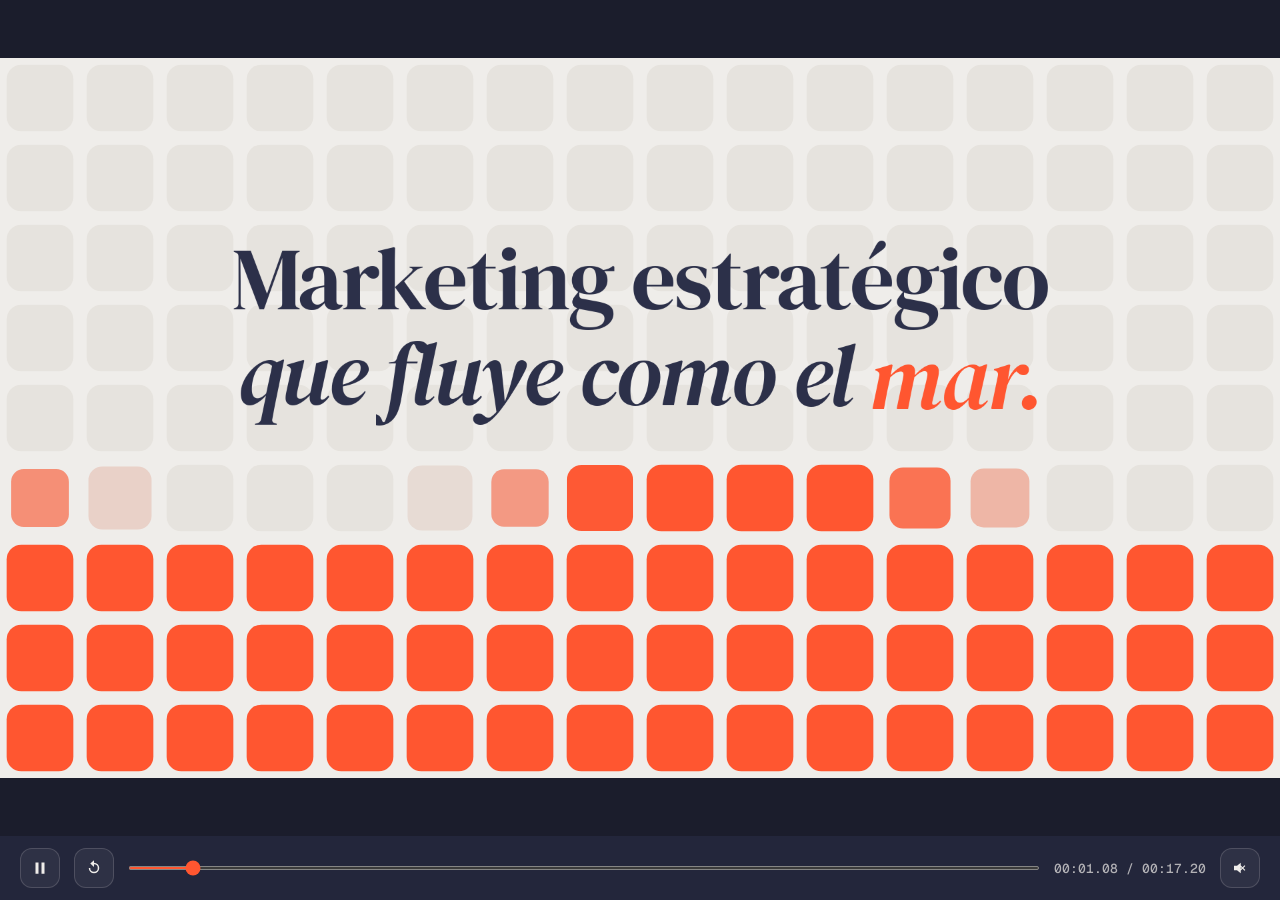
<file: reel.html>
<!doctype html>
<html lang="es">
<head>
<meta charset="utf-8">
<meta name="viewport" content="width=device-width, initial-scale=1">
<title>Mares — Reel 2026</title>
<link rel="icon" type="image/svg+xml" href="assets/favicon.svg?v=2">
<link rel="apple-touch-icon" href="apple-touch-icon.png">
<link rel="preconnect" href="https://fonts.googleapis.com">
<link rel="preconnect" href="https://fonts.gstatic.com" crossorigin>
<link href="https://fonts.googleapis.com/css2?family=DM+Serif+Display:ital@0;1&family=Geist+Mono:wght@400;500&family=Inter:wght@400;500;600;700&display=block" rel="stylesheet">
<style>
:root{--cream:#EFEDEA;--cream2:#E6E3DE;--card:#F7F6F3;--navy:#2C3049;--navy2:#23263B;--plum:#6B3F5C;--orange:#FF5630;--muted:#7D8094;--grain:url("data:image/svg+xml,%3Csvg xmlns='http://www.w3.org/2000/svg' width='180' height='180'%3E%3Cfilter id='n'%3E%3CfeTurbulence type='fractalNoise' baseFrequency='.85' numOctaves='3' stitchTiles='stitch'/%3E%3CfeColorMatrix values='0 0 0 0 1 0 0 0 0 1 0 0 0 0 1 0 0 0 .9 0'/%3E%3C/filter%3E%3Crect width='100%25' height='100%25' filter='url(%23n)'/%3E%3C/svg%3E");}*{box-sizing:border-box;margin:0;padding:0}html,body{height:100%;background:#1B1D2C;overflow:hidden}body{font-family:"Inter",system-ui,sans-serif;color:var(--navy);-webkit-font-smoothing:antialiased}#app{position:fixed;inset:0;display:flex;flex-direction:column}#viewport{position:relative;flex:1;overflow:hidden}#stage{position:absolute;left:0;top:0;width:1920px;height:1080px;overflow:hidden;background:var(--cream);transform-origin:0 0}#stage .a{position:absolute}svg.logo,svg.ola{display:block;fill:currentColor;overflow:visible}.serif{font-family:"DM Serif Display",Georgia,serif;font-weight:400;letter-spacing:-0.02em}.mono{font-family:"Geist Mono",ui-monospace,monospace}.line{white-space:nowrap}.m{display:inline-block;overflow:hidden;vertical-align:top;padding:.1em .08em .16em;margin:-.1em -.08em -.16em}.w{display:inline-block;will-change:transform}.o{color:#FF5630;font-weight:inherit}.oi{color:#FF5630;font-weight:inherit;font-style:italic}.grad{background:radial-gradient(62% 70% at 0% 0%,rgba(255,86,48,.95),rgba(255,86,48,0) 70%),radial-gradient(66% 74% at 100% 100%,rgba(255,86,48,.9),rgba(255,86,48,0) 70%),radial-gradient(70% 70% at 70% 30%,rgba(107,63,92,.55),rgba(107,63,92,0) 72%),#2C3049}.grain::after{content:"";position:absolute;inset:0;background-image:var(--grain);opacity:.2;mix-blend-mode:overlay;border-radius:inherit;pointer-events:none}.win{border-radius:26px;overflow:hidden;box-shadow:0 50px 90px -40px rgba(35,38,59,.55),0 2px 0 rgba(255,255,255,.04) inset}.win.dark{background:#23263B;color:#EFEDEA;border:1px solid rgba(239,237,234,.08)}.win.light{background:#F7F6F3;color:#2C3049;border:1px solid rgba(44,48,73,.1)}.tbar{left:0;top:0;width:100%;height:56px;display:flex;align-items:center;justify-content:center;font-size:17px;font-weight:500}.dark .tbar{background:#1E2133;color:rgba(239,237,234,.6);border-bottom:1px solid rgba(239,237,234,.06)}.light .tbar{background:#EFEDEA;color:rgba(44,48,73,.6);border-bottom:1px solid rgba(44,48,73,.08)}.dots{position:absolute;left:24px;top:21px;display:flex;gap:9px}.dots i{width:14px;height:14px;border-radius:50%;display:block}.btn{display:flex;align-items:center;justify-content:center;border-radius:999px;font-weight:600;font-size:20px;white-space:nowrap}.chip{display:flex;align-items:center;justify-content:center;border-radius:999px;font-size:17px;font-weight:500;white-space:nowrap;padding:0 18px;height:40px}#controls{flex:0 0 64px;display:flex;align-items:center;gap:14px;padding:0 20px;background:#23263B;color:#EFEDEA;font:500 14px "Inter",system-ui,sans-serif}#controls button{width:40px;height:40px;border-radius:12px;border:1px solid rgba(239,237,234,.16);background:rgba(239,237,234,.06);color:#EFEDEA;cursor:pointer;display:flex;align-items:center;justify-content:center}#controls button:hover{background:rgba(255,86,48,.25);border-color:#FF5630}#controls button:focus-visible,#scrub:focus-visible{outline:2px solid #FF5630;outline-offset:2px}#controls svg{width:18px;height:18px;fill:currentColor}#scrub{flex:1;accent-color:#FF5630;height:4px;cursor:pointer}#time{font-family:"Geist Mono",ui-monospace,monospace;font-size:13px;color:rgba(239,237,234,.7);min-width:120px;text-align:right;white-space:nowrap}@media (max-width:560px){#time{display:none}#controls{gap:10px;padding:0 12px}}#sound[aria-pressed="true"]{background:#FF5630;border-color:#FF5630}body.render #controls{display:none}body.render{background:#EFEDEA}body.embed #controls{display:none}html:has(body.embed),body.embed{background:#EFEDEA}
</style>
</head>
<body>

<svg width="0" height="0" style="position:absolute" aria-hidden="true">
  <defs>
    <filter id="mb0" x="-20%" y="-5%" width="140%" height="110%"><feGaussianBlur stdDeviation="0 0"/></filter>
    <filter id="mb1" x="-20%" y="-5%" width="140%" height="110%"><feGaussianBlur stdDeviation="0 0"/></filter>
    <filter id="mb2" x="-20%" y="-5%" width="140%" height="110%"><feGaussianBlur stdDeviation="0 0"/></filter>
  </defs>
</svg>
<div id="app">
  <div id="viewport"><div id="stage" role="img" aria-label="Reel animado de Agencia Mares: marketing estratégico, pauta, contenido y branding."></div></div>
  <div id="controls">
    <button id="play" aria-label="Reproducir"><svg viewBox="0 0 24 24"><path id="playIcon" d="M7 4.5v15l13-7.5z"/></svg></button>
    <button id="restart" aria-label="Reiniciar"><svg viewBox="0 0 24 24"><path d="M12 5V1.5L7 6l5 4.5V7a5 5 0 1 1-5 5H5a7 7 0 1 0 7-7z"/></svg></button>
    <input id="scrub" type="range" min="0" max="17.2" step="any" value="0" aria-label="Línea de tiempo">
    <span id="time">00:00.00 / 00:17.20</span>
    <button id="sound" aria-pressed="false" aria-label="Activar sonido"><svg viewBox="0 0 24 24"><path id="soundIcon" d="M4 9v6h4l5 4V5L8 9H4zm12.5 3l2.6-2.6-1.1-1.1-2.6 2.6-2.6-2.6-1.1 1.1 2.6 2.6-2.6 2.6 1.1 1.1 2.6-2.6 2.6 2.6 1.1-1.1z"/></svg></button>
  </div>
</div>
<script>
window.__boot=function(){"use strict";var e=17.2,t=/[?&]render\b/.test(location.search),o=/[?&]embed\b/.test(location.search);t&&document.body.classList.add("render"),o&&document.body.classList.add("embed");var r=document.getElementById("stage");function a(e,t,o){return t=null==t?0:t,o=null==o?1:o,Math.min(o,Math.max(t,e))}function n(e,t,o){return a((e-t)/(o-t))}function i(e,t,o){return e+(t-e)*o}function l(e){return e>=1?1:1-Math.pow(2,-10*e)}function s(e){return e<.5?4*e*e*e:1-Math.pow(-2*e+2,3)/2}function c(e){return e*e*e}function d(e){var t=1.70158;return 1+2.70158*Math.pow(e-1,3)+t*Math.pow(e-1,2)}function f(e){return[parseInt(e.substr(1,2),16),parseInt(e.substr(3,2),16),parseInt(e.substr(5,2),16)]}function u(e,t,o){var r=f(e),a=f(t);return"rgb("+Math.round(i(r[0],a[0],o))+","+Math.round(i(r[1],a[1],o))+","+Math.round(i(r[2],a[2],o))+")"}function p(e,t,o,a,n){var i=document.createElement(n||"div");if(i.className="a"+(t?" "+t:""),o)for(var l in o)i.style[l]=o[l];return null!=a&&(i.innerHTML=a),(e||r).appendChild(i),i}function x(e){return e+"px"}function g(e,t,o,r,a,n,i,l){return(i=i||{}).left=x(t),i.top=x(o),null!=r&&(i.width=x(r)),null!=a&&(i.height=x(a)),p(e,n,i,l)}function m(e,t,o){e.style.transform=t,null!=o&&(e.style.opacity=o)}function v(e,t){e.style.visibility=t?"visible":"hidden"}var h='<svg class="logo" viewBox="0 0 1044 636"><use href="#mares-palabra" width="1044" height="636"/></svg>',y='<svg class="ola" viewBox="0 0 1052 289"><use href="#mares-ola" width="1052" height="289"/></svg>';function b(e,t,o,r,a,n){(a=a||{}).left=x(o),a.top=x(r);var i=p(e,"line "+(n||""),a),l=[],s=t.split(/ (?![^<>]*>)/);return s.forEach(function(e,t){var o=document.createElement("span");o.className="m";var r=document.createElement("span");r.className="w",r.innerHTML=e,o.appendChild(r),i.appendChild(o),t<s.length-1&&i.appendChild(document.createTextNode(" ")),l.push(r)}),{wrap:i,items:l}}function w(e,t,o,r,a,i,s,d){r=null==r?.085:r,a=a||.55,s=null==s?.03:s,d=d||.32;for(var f=0;f<e.items.length;f++){var u=o+f*r,p=110*(1-l(n(t,u,u+a)));if(null!=i){var x=i+f*s;p-=110*c(n(t,x,x+d))}e.items[f].style.transform="translateY("+p.toFixed(2)+"%)"}}for(var S="#EFEDEA",A="#E6E3DE",E="#F7F6F3",F="#2C3049",k="#23263B",M="#6B3F5C",T="#FF5630",z="#7D8094",R=g(r,40,1028,600,24,"mono",{fontSize:"16px",letterSpacing:".14em",color:z},"AGENCIA MARES — REEL 2026"),C=g(r,1480,1028,400,24,"mono",{fontSize:"16px",letterSpacing:".08em",color:z,textAlign:"right"},""),I=g(r,1480,46,400,24,"mono",{fontSize:"16px",letterSpacing:".14em",color:z,textAlign:"right"},"MARKETING ESTRATÉGICO"),L=g(r,0,0,1920,1080),V=[],q=0;q<9;q++)for(var D=0;D<16;D++)V.push({c:D,r:q,e:g(L,120*D+10,120*q+10,100,100,"",{borderRadius:"22px",background:A})});var B=b(r,"Marketing estratégico",0,262,{width:"1920px",textAlign:"center",fontSize:"132px",lineHeight:"1.05",color:F},"serif"),H=b(r,'que fluye como el <b class="o">mar.</b>',0,404,{width:"1920px",textAlign:"center",fontSize:"132px",lineHeight:"1.05",color:F,fontStyle:"italic"},"serif"),P=g(r,910,490,100,100,"",{borderRadius:"22px",background:T,overflow:"hidden"}),O=p(P,"grad grain",{inset:"0",borderRadius:"inherit"}),N=p(P,"",{left:"14%",width:"72%",top:"50%",color:S});N.innerHTML=h;var W=p(P,"mono",{left:"7%",bottom:"5.5%",fontSize:"0.9em",letterSpacing:".14em",color:"rgba(239,237,234,.75)",whiteSpace:"nowrap"},"MAR — ES · 2026"),G=b(r,"Hola, somos",930,300,{fontSize:"36px",color:z,fontWeight:"500"}),_=b(r,"Mares.",922,352,{fontSize:"190px",lineHeight:"1",color:F},"serif"),U=b(r,"Marketing estratégico para marcas que quieren fluir, adaptarse y conectar.",930,610,{fontSize:"40px",lineHeight:"1.3",color:F,whiteSpace:"normal",width:"800px",fontWeight:"500",letterSpacing:"-0.01em"});function j(e,t){var o=g(r,160,140,1600,880,"win "+e),a=p(o,"tbar",null,t);p(a,"dots",null,"<i style='background:#FF5F57'></i><i style='background:#FEBC2E'></i><i style='background:#28C840'></i>");return o}var Y=j("dark","Mares Ads — Administrador de campañas"),X=g(Y,0,56,220,824,"",{background:"#1E2133",borderRight:"1px solid rgba(239,237,234,.06)"});["Resumen","Campañas","Públicos","Creativos","Informes"].forEach(function(e,t){g(X,0,28+58*t,220,46,"",{display:"flex",alignItems:"center",paddingLeft:"32px",fontSize:"19px",fontWeight:1===t?"600":"500",color:1===t?S:"rgba(239,237,234,.5)",background:1===t?"rgba(255,86,48,.12)":"none",borderLeft:1===t?"4px solid #FF5630":"4px solid transparent"},e)}),g(Y,260,80,600,22,"mono",{fontSize:"15px",letterSpacing:".16em",color:"rgba(239,237,234,.5)"},"CAMPAÑA"),g(Y,260,104,900,60,"serif",{fontSize:"46px",color:S,whiteSpace:"nowrap"},"Lanzamiento de temporada"),g(Y,850,116,140,38,"chip",{background:"rgba(239,237,234,.08)",color:"rgba(239,237,234,.8)",fontSize:"16px",height:"38px"},"<span style='width:9px;height:9px;border-radius:50%;background:#FF5630;display:inline-block;margin-right:9px'></span>Activa");var K=g(Y,1340,90,200,58,"btn",{background:T,color:"#fff"},"Publicar"),Q=g(Y,260,190,380,470,"",{border:"2px dashed rgba(239,237,234,.22)",borderRadius:"26px",display:"flex",alignItems:"center",justifyContent:"center",fontSize:"18px",color:"rgba(239,237,234,.45)"},"Suelta tu creativo aquí");g(Y,260,690,380,22,"mono",{fontSize:"14px",letterSpacing:".16em",color:"rgba(239,237,234,.5)"},"UBICACIONES");var Z=["Feed","Reels","Historias"].map(function(e,t){return g(Y,260+[0,96,198][t],724,null,null,"chip",{background:"rgba(239,237,234,.08)",color:S},e)}),J=[["Alcance",128.4,function(e){return e.toFixed(1)+"K"},"▲ 24%"],["Clics",4912,function(e){return Math.round(e).toLocaleString("es-CO")},"▲ 18%"],["CTR",3.8,function(e){return e.toFixed(1)+"%"},"▲ 0.6 pts"],["ROAS",4.6,function(e){return e.toFixed(1)+"x"},"▲ 1.2x"]],$=J.map(function(e,t){var o=g(Y,680+222*t,190,206,150,"",{background:"#2C3049",borderRadius:"18px"});return g(o,22,20,170,22,"",{fontSize:"16px",color:"rgba(239,237,234,.6)"},e[0]),{b:o,v:g(o,22,52,180,50,"mono",{fontSize:"40px",color:S,fontWeight:"500"},"0"),d:g(o,22,108,180,22,"",{fontSize:"15px",color:T,fontWeight:"600"},e[3])}}),ee=g(Y,680,360,880,300,"",{background:"#2C3049",borderRadius:"18px"});g(ee,26,22,500,24,"",{fontSize:"17px",color:"rgba(239,237,234,.65)"},"Rendimiento · últimos 14 días");var te=[58,70,66,88,82,104,100,122,134,128,154,170,186,212].map(function(e,t){return g(ee,40+59*t,64,38,212,"",{borderRadius:"8px 8px 4px 4px",background:t>=10?T:"rgba(239,237,234,.2)",transformOrigin:"50% 100%",top:x(276-e),height:x(e)})}),oe=g(Y,680,680,880,150,"",{background:"#2C3049",borderRadius:"18px"});g(oe,26,22,500,24,"",{fontSize:"17px",color:"rgba(239,237,234,.65)"},"Público");var re=["25–44 años","Gastronomía","Café de especialidad","Radio 10 km"].map(function(e,t){return g(oe,26+[0,150,320,560][t],70,null,null,"chip",{background:"rgba(255,86,48,.14)",color:S,border:"1px solid rgba(255,86,48,.35)"},e)}),ae=j("light","Calendario de contenido — Mares");g(ae,40,80,600,22,"mono",{fontSize:"15px",letterSpacing:".16em",color:z},"CALENDARIO DE CONTENIDO"),g(ae,40,104,700,60,"serif",{fontSize:"46px",color:F},"Octubre 2026");var ne=g(ae,770,90,240,58,"btn",{background:T,color:"#fff"},"Programar");["L","M","M","J","V","S","D"].forEach(function(e,t){g(ae,40+140*t,176,130,20,"mono",{fontSize:"14px",color:z,paddingLeft:"14px"},e)});for(var ie={2:["Reel",T],3:["Carrusel",F],6:["Historia",M],8:["Reel",T],10:["Carrusel",F],13:["Live",M],15:["Reel",T],17:["Historia",M],20:["Carrusel",F],22:["Reel",T],24:["Historia",M],27:["Reel",T],29:["Carrusel",F]},le=[],se=0;se<35;se++){var ce=se-1,de=40+se%7*140,fe=206+122*Math.floor(se/7),ue=g(ae,de,fe,130,112,"",{background:ce>=1&&ce<=31?S:"transparent",borderRadius:"14px"});ce>=1&&ce<=31&&(g(ue,14,10,60,20,"mono",{fontSize:"15px",color:z},String(ce)),ie[ce]&&le.push(g(ue,10,60,110,38,"",{background:ie[ce][1],color:"#fff",borderRadius:"10px",fontSize:"16px",fontWeight:"600",display:"flex",alignItems:"center",justifyContent:"center"},ie[ce][0])))}var pe=g(ae,1070,92,490,756,"",{border:"10px solid #2C3049",borderRadius:"52px",background:"#fff",overflow:"hidden"});g(pe,26,34,70,70,"",{borderRadius:"50%",background:T,color:S,display:"flex",alignItems:"center",justifyContent:"center"},"<div style='width:46px'>"+y+"</div>");g(pe,112,40,300,30,"",{fontSize:"23px",fontWeight:"600",color:F},"Mares"),g(pe,112,72,320,24,"",{fontSize:"16px",color:z},"Fluir, adaptarse y conectar."),g(pe,26,126,418,1,"",{background:"rgba(44,48,73,.1)"});var xe=154,ge=[["grad","<div class='serif' style='position:absolute;left:16px;bottom:10px;font-size:46px;color:#EFEDEA'>Mar</div>"],[T,"<div style='position:absolute;left:24px;right:24px;top:52px;color:#EFEDEA'>"+y+"</div>"],[A,"<div class='serif' style='position:absolute;left:14px;top:46px;font-size:44px;font-style:italic;color:#2C3049'>fluye</div>"],[F,"<div style='position:absolute;left:24px;right:24px;top:52px;color:#FF5630'>"+y+"</div>"],["grad","<div style='position:absolute;left:30px;right:30px;top:40px;color:#EFEDEA'>"+h+"</div>"],[A,"<div class='serif' style='position:absolute;left:14px;top:44px;font-size:52px;color:#2C3049'>360°</div>"],[T,"<div class='serif' style='position:absolute;left:16px;bottom:8px;font-size:60px;color:#2C3049'>es</div>"],[F,"<div class='mono' style='position:absolute;left:14px;top:14px;font-size:14px;letter-spacing:.14em;color:#EFEDEA'>REEL ▶</div>"],[M,"<div style='position:absolute;left:24px;right:24px;top:52px;color:#EFEDEA'>"+y+"</div>"]].map(function(e,t){return g(pe,t%3*158+0,142+158*Math.floor(t/3),xe,xe,"grad"===e[0]?"grad grain":"",{background:"grad"===e[0]?"":e[0],overflow:"hidden"},e[1])}),me=g(ae,330,810,420,52,"btn",{background:F,color:S,fontSize:"18px",fontWeight:"500"},"✓ 13 publicaciones programadas"),ve=j("light","Manual de marca — Mares 2026");g(ve,40,80,600,22,"mono",{fontSize:"15px",letterSpacing:".16em",color:z},"IDENTIDAD VISUAL"),g(ve,40,104,700,60,"serif",{fontSize:"46px",color:F},"Manual de marca");var he=g(ve,1320,90,240,58,"btn",{background:T,color:"#fff"},"Exportar"),ye=g(ve,40,176,960,370,"",{background:S,borderRadius:"22px",overflow:"hidden"}),be=g(ye,220,30,0,317,"",{overflow:"hidden"}),we=(g(be,0,0,520,317,"",{color:F},h),g(ye,220,24,3,330,"",{background:T,borderRadius:"2px"})),Se=[["Crema",S,"#EFEDEA",F],["Azul profundo",F,"#2C3049",S],["Naranja",T,"#FF5630","#fff"]].map(function(e,t){var o=g(ve,40+328*t,570,304,262,"",{background:e[1],borderRadius:"22px",border:0===t?"1px solid rgba(44,48,73,.14)":"none",color:e[3],transformOrigin:"50% 80%"});return g(o,24,174,260,26,"",{fontSize:"20px",fontWeight:"600"},e[0]),g(o,24,206,260,24,"mono",{fontSize:"17px",opacity:".8"},e[2]),o}),Ae=g(ve,1040,176,520,320,"",{background:S,borderRadius:"22px",overflow:"hidden"});g(Ae,28,24,300,20,"mono",{fontSize:"14px",letterSpacing:".16em",color:z},"TIPOGRAFÍAS");var Ee=g(Ae,28,56,240,150,"serif",{fontSize:"140px",lineHeight:"1",color:F},"Aa"),Fe=g(Ae,280,62,240,150,"",{fontSize:"124px",lineHeight:"1",fontWeight:"600",letterSpacing:"-0.04em",color:T},"Aa");g(Ae,28,234,240,26,"",{fontSize:"19px",fontWeight:"600"},"DM Serif Display"),g(Ae,280,234,240,26,"",{fontSize:"19px",fontWeight:"600"},"TT Interphases"),g(Ae,28,264,240,22,"",{fontSize:"15px",color:z},"Títulos"),g(Ae,280,264,240,22,"",{fontSize:"15px",color:z},"Textos");var ke=g(ve,1040,516,520,316,"",{background:F,borderRadius:"22px",color:S});g(ke,30,28,400,20,"mono",{fontSize:"14px",letterSpacing:".16em",color:"rgba(239,237,234,.55)"},"PERSONALIDAD");var Me="Mares es ese amigo que te acompaña, te escucha y te inspira.",Te=g(ke,30,70,460,230,"serif",{fontSize:"38px",lineHeight:"1.24",letterSpacing:"-0.01em"}),ze=document.createElement("span"),Re=document.createElement("span");Re.style.color="transparent",Te.appendChild(ze),Te.appendChild(Re),r.appendChild(P);var Ce=g(r,0,0,1920,1080),Ie=b(Ce,"Marcas que ya navegan con nosotros",0,104,{width:"1920px",textAlign:"center",fontSize:"72px",color:F},"serif"),Le=[5,2,9,0,7,4,11,1,6,10,3,8],Ve=[["name","Veredal",A,F],["ola","",T,S],["name","Cosku",A,F],["name","Beat",F,S],["name","Lucía Bakery",A,F],["logo","","grad",S],["name","Coffee Party",T,S],["mono","MARKETING 360°",A,z],["name","Fuds",F,S],["name","Proyectados",A,F],["ola","",A,F],["name","Tu marca aquí",T,F]].map(function(e,t){var o=164+404*(t%4),r=258+244*Math.floor(t/4),a="";return"name"===e[0]&&(a="<div class='serif' style='position:absolute;inset:0;display:flex;align-items:center;justify-content:center;font-size:58px;font-style:italic;color:"+e[3]+"'>"+e[1]+"</div>"),"mono"===e[0]&&(a="<div class='mono' style='position:absolute;inset:0;display:flex;align-items:center;justify-content:center;font-size:24px;letter-spacing:.2em;color:"+e[3]+"'>"+e[1]+"</div>"),"ola"===e[0]&&(a="<div style='position:absolute;left:90px;right:90px;top:70px;color:"+e[3]+"'>"+y+"</div>"),"logo"===e[0]&&(a="<div style='position:absolute;left:110px;right:110px;top:36px;color:"+e[3]+"'>"+h+"</div>"),{e:g(Ce,o,r,380,220,"grad"===e[2]?"grad grain":"",{background:"grad"===e[2]?"":e[2],borderRadius:"26px",overflow:"hidden"},a),cx:o+190,cy:r+110,ord:Le[t]}}),qe=b(r,'Lo que hacemos, <b class="oi">se</b> <b class="oi">nota.</b>',160,120,{fontSize:"104px",color:F},"serif"),De=[],Be=g(r,160,350,520,600,"grad grain",{borderRadius:"34px",overflow:"hidden",color:S}),He=[0,1,2].map(function(e){var t=g(Be,28+158*e,28,150,5,"",{background:"rgba(239,237,234,.3)",borderRadius:"3px",overflow:"hidden"});return g(t,0,0,150,5,"",{background:S,transformOrigin:"0 50%"})});g(Be,28,56,48,48,"",{borderRadius:"14px",background:T,display:"flex",alignItems:"center",justifyContent:"center"},"<div style='width:34px'>"+y+"</div>"),g(Be,88,58,300,22,"",{fontSize:"18px",fontWeight:"600"},"Mares"),g(Be,88,80,300,20,"",{fontSize:"15px",opacity:".7"},"Historia visual");var Pe=["Historias","que se","quedan."].map(function(e,t){return g(Be,30,296+76*t,460,80,"serif",{fontSize:"78px",lineHeight:"1",fontStyle:2===t?"italic":"normal"},e)});g(Be,30,552,400,20,"mono",{fontSize:"14px",letterSpacing:".16em",opacity:".7"},"01 — CONTENIDO"),De.push(Be);var Oe=g(r,700,350,520,600,"",{borderRadius:"34px",background:E,border:"1px solid rgba(44,48,73,.1)",overflow:"hidden"});g(Oe,30,34,400,20,"mono",{fontSize:"14px",letterSpacing:".16em",color:z},"02 — ESTRATEGIA"),g(Oe,30,62,460,50,"serif",{fontSize:"44px",color:F},"Flujo de trabajo");var Ne=["Diagnóstico de marca","Plan a la medida","Ejecución y contenido","Medición y ajuste"].map(function(e,t){var o=150+104*t;t<3&&g(Oe,63,o+72,2,32,"",{background:"rgba(44,48,73,.15)"});var r=g(Oe,30,o,460,72,"",{borderRadius:"18px",background:"#fff",border:"2px solid rgba(44,48,73,.1)"}),a=g(r,18,18,32,32,"",{borderRadius:"50%",border:"2px solid rgba(44,48,73,.2)",display:"flex",alignItems:"center",justifyContent:"center",color:"#fff",fontSize:"17px",fontWeight:"700"},"");g(r,66,20,300,30,"",{fontSize:"21px",fontWeight:"600",color:F},e);g(r,380,24,60,24,"mono",{fontSize:"15px",color:z,textAlign:"right"},"0"+(t+1));return{b:r,dot:a}});De.push(Oe);var We=g(r,1240,350,520,600,"",{borderRadius:"34px",background:F,overflow:"hidden",color:S});g(We,30,34,400,20,"mono",{fontSize:"14px",letterSpacing:".16em",color:"rgba(239,237,234,.55)"},"03 — PAUTA"),g(We,30,62,460,50,"serif",{fontSize:"44px"},"Cómo escalamos");var Ge=g(We,30,134,460,300,"",{background:k,borderRadius:"20px",overflow:"hidden"});Ge.innerHTML='<svg class="a" style="left:0;top:0" width="460" height="300" viewBox="0 0 460 300"><defs><linearGradient id="ar" x1="0" y1="0" x2="0" y2="1"><stop offset="0" stop-color="#FF5630" stop-opacity=".45"/><stop offset="1" stop-color="#FF5630" stop-opacity="0"/></linearGradient></defs><g stroke="rgba(239,237,234,.08)" stroke-width="1"><line x1="0" y1="75" x2="460" y2="75"/><line x1="0" y1="150" x2="460" y2="150"/><line x1="0" y1="225" x2="460" y2="225"/></g><path id="vArea" d="M0 262 C60 250 90 236 140 222 S230 200 270 160 S360 96 460 40 L460 300 L0 300Z" fill="url(#ar)" opacity="0"/><path id="vLine" d="M0 262 C60 250 90 236 140 222 S230 200 270 160 S360 96 460 40" fill="none" stroke="#FF5630" stroke-width="5" stroke-linecap="round" pathLength="1" stroke-dasharray="1" stroke-dashoffset="1"/><circle id="vDot" r="9" fill="#FF5630" stroke="#EFEDEA" stroke-width="3" cx="0" cy="262" opacity="0"/></svg>';var _e=Ge.querySelector("#vArea"),Ue=Ge.querySelector("#vLine"),je=Ge.querySelector("#vDot"),Ye=(g(We,30,462,56,56,"",{borderRadius:"50%",background:T,display:"flex",alignItems:"center",justifyContent:"center"},"<svg viewBox='0 0 24 24' width='22' height='22' fill='#fff'><path d='M7 4.5v15l13-7.5z'/></svg>"),g(We,104,486,386,6,"",{background:"rgba(239,237,234,.2)",borderRadius:"3px",overflow:"hidden"})),Xe=g(Ye,0,0,386,6,"",{background:T,transformOrigin:"0 50%"}),Ke=g(We,104,504,386,22,"mono",{fontSize:"15px",color:"rgba(239,237,234,.6)"},"");g(We,30,552,460,22,"",{fontSize:"17px",color:"rgba(239,237,234,.75)"},"Tutorial · Pauta que se escala con datos"),De.push(We);var Qe=[0,1,2].map(function(e){return document.querySelector("#mb"+e+" feGaussianBlur")});De.forEach(function(e,t){e.style.filter="url(#mb"+t+")"});var Ze=g(r,770,512,380,240,"",{overflow:"hidden"}),Je=g(Ze,0,0,380,233,"",{color:F},h),$e=g(r,0,790,1920,40,"",{textAlign:"center",fontSize:"28px",color:z,fontWeight:"500"},"Marketing estratégico · fluir, adaptarse y conectar"),et=g(r,40,40,56,56,"",{borderRadius:"14px",background:T,color:S,overflow:"hidden"}),tt=p(et,"",{left:"12%",width:"76%",top:"50%"});tt.innerHTML=y;var ot=g(r,0,0,80,80,"",{borderRadius:"50%",border:"3px solid #FF5630",opacity:"0"}),rt=g(r,0,0,36,42,"",{transformOrigin:"4px 4px"});rt.innerHTML='<svg width="36" height="42" viewBox="0 0 26 30" style="overflow:visible;filter:drop-shadow(0 3px 4px rgba(35,38,59,.35))"><path d="M3 3 L3 23.5 L8 18.8 L11.6 26.8 L15.2 25.2 L11.7 17.4 L18.4 17.4 Z" fill="#FF5630" stroke="#fff" stroke-width="2" stroke-linejoin="round" paint-order="stroke"/></svg><div style="position:absolute;left:24px;top:34px;padding:7px 16px 8px;border-radius:6px 16px 16px 16px;background:#FF5630;border:2px solid #fff;color:#fff;font:600 20px Inter,system-ui,sans-serif;white-space:nowrap;box-shadow:0 4px 10px -4px rgba(35,38,59,.4)">Agencia Mares</div>';function at(e){return 1900*(1-l(n(e,4,4.62)))-1980*s(n(e,6.3,6.64))}var nt={x:420,y:330},it=300,lt=230,st=500,ct=620,dt=560,ft=560,ut=dt-it,pt=ft-lt,xt=.76,gt={x:nt.x+ut*xt,y:nt.y+pt*xt},mt=[[3.55,1320,990],[3.85,dt,ft],[3.95,dt,ft],[4.55,gt.x,gt.y],[4.7,gt.x,gt.y],[5.95,1600,259],[6.3,1600,259],[6.95,1120,660],[7.95,1050,259],[8.3,1050,259],[8.95,760,560],[9.85,1600,259],[10.1,1600,259],[10.45,1640,700]];function vt(e){if(e<=mt[0][0])return{x:mt[0][1],y:mt[0][2]};for(var t=1;t<mt.length;t++)if(e<=mt[t][0]){var o=mt[t-1],r=mt[t],a=s(n(e,o[0],r[0]));return{x:i(o[1],r[1],a),y:i(o[2],r[2],a)}}var l=mt[mt.length-1];return{x:l[1],y:l[2]}}var ht=[[3.85,4.58],[6.1,6.22],[8.1,8.22],[9.95,10.07]],yt=[3.85,4.58,6.1,8.1,9.95];function bt(e){var t=0;return ht.forEach(function(o){var r=n(e,o[0],o[0]+.06)*(1-n(e,o[1],o[1]+.08));t=Math.max(t,r)}),t}function wt(e){var t=Math.floor(e),o=Math.floor(100*(e-t)+1e-6);return"00:"+(t<10?"0":"")+t+"."+(o<10?"0":"")+o}function St(t){t=a(t,0,e),C.textContent=wt(t)+" / 00:17.20";var o=t>=10.2&&t<12.08,r=(1-n(t,10.15,10.3)+n(t,11.95,12.15))*n(t,2.6,2.95);R.style.opacity=C.style.opacity=I.style.opacity=a(r);var f=t<2.95;if(v(L,f),f)for(var p=3.4*l(n(t,.1,2)),g=0;g<V.length;g++){var h=V[g],y=8-h.r,b=.012*(h.c+h.r),E=l(n(t,b,b+.5)),k=a(1.6*(p+.55*Math.sin(.55*h.c-3*t)-y)),M=Math.hypot(h.c-7.5,h.r-4)/8.6,z=c(n(t,2.28+.22*M,2.52+.22*M)),q=E*(1-.14*Math.sin(Math.PI*k))*(1-z);h.e.style.background=u(A,T,k),h.e.style.transform="scale("+q.toFixed(4)+")"}v(B.wrap,t<2.6),v(H.wrap,t<2.6),w(B,t,.25,.085,.55,2,.03,.3),w(H,t,.5,.085,.55,2.06,.03,.3);var D=t>=2.28&&t<6.66;if(v(P,D),D){var j,X,ee,oe,ie,se=d(n(t,2.28,2.48)),ce=l(n(t,2.45,3.15));if(t<3.95)j=i(910,it,ce),X=i(490,lt,ce),ee=i(100,st,ce),oe=i(100,ct,ce),ie=i(22,36,ce);else{var de=vt(Math.min(t,4.58)),fe=s(n(t,3.95,4.55)),ue=i(1,xt,fe);ee=st*ue,oe=ct*ue,j=de.x-ut*ue,X=de.y-pt*ue,ie=i(36,26,fe),t>=4.58&&(j=nt.x+at(t),X=nt.y)}P.style.left=x(j),P.style.top=x(X),P.style.width=x(ee),P.style.height=x(oe),P.style.borderRadius=x(ie),P.style.fontSize=x(18*ee/500);var pe=t>=3.85&&t<4.58?1:0;P.style.boxShadow=pe?"0 40px 60px -30px rgba(35,38,59,.6)":"none",P.style.transform="scale("+(se*(1+.03*n(t,3.85,3.95)*(1-n(t,4.5,4.58)))).toFixed(4)+") rotate("+(-2*n(t,3.9,4.1)*(1-n(t,4.4,4.58))).toFixed(3)+"deg)",O.style.opacity=n(t,2.5,2.95),N.style.opacity=n(t,2.75,3.1),N.style.transform="translateY(-50%) scale("+i(.9,1,l(n(t,2.75,3.3)))+")",W.style.opacity=n(t,2.95,3.3)}var xe=c(n(t,3.95,4.25));[G,_,U].forEach(function(e){v(e.wrap,t>=2.7&&t<4.3),e.wrap.style.opacity=1-xe,e.wrap.style.transform="translateX("+-60*xe+"px)"}),w(G,t,2.85,.085,.55),w(_,t,3,.085,.6),w(U,t,3.15,.03,.55);var ye=at(t);v(Y,t>=4&&t<6.66),Y.style.transform="translateX("+ye.toFixed(1)+"px)",Q.style.opacity=1-n(t,4.5,4.62),Z.forEach(function(e,o){var r=l(n(t,4.7+.07*o,5.2+.07*o));m(e,"translateY("+16*(1-r)+"px)",r)}),$.forEach(function(e,o){var r=l(n(t,4.8+.1*o,5.9+.1*o));e.v.textContent=J[o][2](J[o][1]*r),e.d.style.opacity=n(t,5.4+.1*o,5.7+.1*o)}),te.forEach(function(e,o){var r=l(n(t,4.95+.05*o,5.6+.05*o));e.style.transform="scaleY("+r.toFixed(4)+")"}),re.forEach(function(e,o){var r=l(n(t,5.3+.08*o,5.8+.08*o));m(e,"translateY("+16*(1-r)+"px)",r)});var Ae=t>=6.12;K.textContent=Ae?"Publicado ✓":"Publicar",K.style.background=Ae?S:T,K.style.color=Ae?F:"#fff",K.style.transform="scale("+(1-.06*bt(t)*(t>6&&t<6.3?1:0))+")";var ke=function(e){return 1900*(1-l(n(e,6.42,6.95)))-1980*s(n(e,8.3,8.64))}(t);v(ae,t>=6.42&&t<8.66),ae.style.transform="translateX("+ke.toFixed(1)+"px)",le.forEach(function(e,o){var r=6.85+.065*o,a=l(n(t,r,r+.45));m(e,"translateY("+-22*(1-a)+"px) scale("+i(.8,1,a)+")",a)}),ge.forEach(function(e,o){var r=7+.09*(8-o);m(e,"scale("+a(d(n(t,r,r+.4)),0,1.2)+")",n(t,r,r+.15))});var Te=t>=8.12;ne.textContent=Te?"Programado ✓":"Programar",ne.style.background=Te?F:T,ne.style.transform="scale("+(1-.06*(t>8&&t<8.3?bt(t):0))+")";var Le=l(n(t,8.14,8.45));m(me,"translateY("+30*(1-Le)+"px)",Le);var Be=function(e){return 1900*(1-l(n(e,8.4,8.92)))}(t),Oe=c(n(t,10.15,10.45));v(ve,t>=8.4&&t<10.46),ve.style.transform="translateX("+Be.toFixed(1)+"px) translateY("+-40*Oe+"px) scale("+(1-.12*Oe)+")",ve.style.opacity=1-Oe;var We=s(n(t,8.78,9.4));be.style.width=x(520*We),we.style.transform="translateX("+520*We+"px)",we.style.opacity=We>0&&We<1?1:0,Se.forEach(function(e,o){var r=9+.1*o,l=d(n(t,r,r+.42));m(e,"translateY("+30*(1-a(l))+"px) scale("+i(.86,1,l)+")",n(t,r,r+.12))});var Ge=l(n(t,9.05,9.55));m(Ee,"translateY("+50*(1-Ge)+"px)",Ge);var Ye=l(n(t,9.15,9.65));m(Fe,"translateY("+50*(1-Ye)+"px)",Ye);var dt=Math.round(60*n(t,9.3,9.95));ze.textContent=Me.slice(0,dt),Re.textContent=Me.slice(dt);var ft=t>=9.97;he.textContent=ft?"Exportado ✓":"Exportar",he.style.background=ft?F:T,he.style.transform="scale("+(1-.06*(t>9.9&&t<10.15?bt(t):0))+")";var gt=n(t,3.55,3.7)*(1-n(t,10.22,10.42));v(rt,gt>0);var mt=vt(t),ht=bt(t);rt.style.opacity=gt,rt.style.transform="translate("+(mt.x-4).toFixed(1)+"px,"+(mt.y-4).toFixed(1)+"px) scale("+(1-.12*ht).toFixed(4)+")";var St=0,At="";if(yt.forEach(function(e){if(t>=e&&t<e+.55){var o=n(t,e,e+.55),r=vt(e);St=.9*(1-o),At="translate("+(r.x-40)+"px,"+(r.y-40)+"px) scale("+(.3+1.5*l(o))+")"}}),ot.style.opacity=St,At&&(ot.style.transform=At),v(Ce,o),o){var Et=1+.06*n(t,10.25,11.6);Ce.style.transform="scale("+Et+")",Ce.style.transformOrigin="960px 560px",w(Ie,t,10.3,.06,.55,11.55,.02,.3),Ve.forEach(function(e){var o=10.28+.045*e.ord,r=l(n(t,o,o+.45)),a=11.6+.018*e.ord,s=c(n(t,a,a+.38)),d=e.cx-960,f=e.cy-600,u=Math.hypot(d,f)||1,p=d/u*900*s,x=f/u*700*s;m(e.e,"translate("+p.toFixed(1)+"px,"+x.toFixed(1)+"px) scale("+(i(1.55,1,r)*(1+.35*s)).toFixed(4)+")",r*(1-s))})}var Ft=t>=12.05&&t<15.6;if(v(qe.wrap,Ft),w(qe,t,12.15,.085,.55,15.12,.03,.3),De.forEach(function(e,o){if(v(e,Ft),Ft){var r=s(t),a=60*Math.abs(s(t)-s(t-1/60)),i=Math.min(48,a/140);Qe[o].setAttribute("stdDeviation",i.toFixed(2)+" 0"),e.style.transform="translateX("+r.toFixed(1)+"px)"}function s(e){var t=12.22+.16*o,r=l(n(e,t,t+.8)),a=15.12+.06*o;return 1500*(1-r)-2300*c(n(e,a,a+.36))}}),Ft){He.forEach(function(e,o){var r=12.9+.8*o;e.style.transform="scaleX("+n(t,r,r+.8).toFixed(4)+")"}),Pe.forEach(function(e,o){var r=l(n(t,12.85+.09*o,13.45+.09*o));m(e,"translateY("+40*(1-r)+"px)",r)}),Ne.forEach(function(e,o){var r=n(t,13.05+.42*o,13.2+.42*o);e.b.style.borderColor=r>.5?"#FF5630":"rgba(44,48,73,.1)",e.dot.style.background=r>.5?"#FF5630":"transparent",e.dot.style.borderColor=r>.5?"#FF5630":"rgba(44,48,73,.2)",e.dot.textContent=r>.5?"✓":"",e.b.style.transform="scale("+(1+.04*Math.sin(Math.PI*r))+")"});var kt=s(n(t,12.95,14.3));if(Ue.setAttribute("stroke-dashoffset",(1-kt).toFixed(4)),_e.setAttribute("opacity",(.9*n(t,13.6,14.4)).toFixed(3)),kt>0){var Mt=Ue.getPointAtLength(kt*Ue.getTotalLength());je.setAttribute("cx",Mt.x.toFixed(1)),je.setAttribute("cy",Mt.y.toFixed(1))}je.setAttribute("opacity",kt>.02?1:0);var Tt=n(t,12.9,15.1);Xe.style.transform="scaleX("+Tt.toFixed(4)+")";var zt=Math.floor(134*Tt);Ke.textContent="0"+Math.floor(zt/60)+":"+(zt%60<10?"0":"")+zt%60+" / 02:14"}var Rt=t>=2.75,Ct=l(n(t,2.75,3.15)),It=o?1*(1-n(t,10.15,10.3))+n(t,11.95,12.15):1;o&&(It=Math.max(1-n(t,10.15,10.3),n(t,11.95,12.15)));var Lt=l(n(t,15.48,16.1)),Vt=i(56,168,Lt),qt=i(40,876,Lt),Dt=i(40,300,Lt);et.style.left=x(qt),et.style.top=x(Dt),et.style.width=x(Vt),et.style.height=x(Vt),et.style.borderRadius=x(i(14,42,Lt)),v(et,Rt),et.style.opacity=Ct*It,et.style.transform="scale("+i(.6,1,Ct)+")",tt.style.transform="translateY(-50%) rotate("+-4*Math.sin(2.2*t)+"deg)";var Bt=l(n(t,15.86,16.5));v(Ze,t>=15.8),Je.style.transform="translateY("+105*(1-Bt)+"%)";var Ht=l(n(t,16.2,16.75));v($e,t>=16.15),m($e,"translateY("+30*(1-Ht)+"px)",Ht)}var At={clicks:[3.85,4.58,6.1,8.1,9.95],whooshes:[[2.32,.5],[4,.55],[6.3,.5],[8.3,.5],[10.12,.45],[11.58,.5],[12.2,.6],[15.1,.45]],ticks:[.3,.55,2.85,3,10.3,10.52,10.74,10.96,12.15,13.05,13.47,13.89,14.31],chord:15.62};function Et(){var t=44100,o=Math.ceil(758520),r=new(window.OfflineAudioContext||window.webkitOfflineAudioContext)(2,o,t),a=r.createGain();a.gain.setValueAtTime(1.6,0),a.gain.setValueAtTime(1.6,e-.35),a.gain.linearRampToValueAtTime(0,e);var n=r.createDynamicsCompressor();n.threshold.value=-14,n.ratio.value=3,a.connect(n),n.connect(r.destination);for(var i=r.createBuffer(1,2*t,t),l=i.getChannelData(0),s=1234567,c=0;c<l.length;c++)s=1103515245*s+12345&2147483647,l[c]=s/1073741823-1;return At.clicks.forEach(function(e){var t=r.createBufferSource();t.buffer=i;var o=r.createBiquadFilter();o.type="bandpass",o.frequency.value=3400,o.Q.value=1.4;var n=r.createGain();n.gain.setValueAtTime(1e-4,e),n.gain.exponentialRampToValueAtTime(.55,e+.002),n.gain.exponentialRampToValueAtTime(1e-4,e+.03),t.connect(o),o.connect(n),n.connect(a),t.start(e,.31,.05);var l=r.createOscillator();l.type="sine",l.frequency.setValueAtTime(2100,e),l.frequency.exponentialRampToValueAtTime(950,e+.03);var s=r.createGain();s.gain.setValueAtTime(1e-4,e),s.gain.exponentialRampToValueAtTime(.16,e+.002),s.gain.exponentialRampToValueAtTime(1e-4,e+.045),l.connect(s),s.connect(a),l.start(e),l.stop(e+.06)}),At.whooshes.forEach(function(e){!function(e,t){var o=r.createBufferSource();o.buffer=i,o.loop=!0;var n=r.createBiquadFilter();n.type="bandpass",n.Q.value=.9,n.frequency.setValueAtTime(320,e),n.frequency.exponentialRampToValueAtTime(2600,e+.6*t),n.frequency.exponentialRampToValueAtTime(900,e+t);var l=r.createGain();l.gain.setValueAtTime(0,e),l.gain.linearRampToValueAtTime(.22,e+.55*t),l.gain.linearRampToValueAtTime(0,e+t);var s=r.createStereoPanner?r.createStereoPanner():null;o.connect(n),n.connect(l),s?(s.pan.setValueAtTime(-.5,e),s.pan.linearRampToValueAtTime(.5,e+t),l.connect(s),s.connect(a)):l.connect(a),o.start(e,.37*e%1.5),o.stop(e+t+.02)}(e[0],e[1])}),At.ticks.forEach(function(e){var t=r.createOscillator();t.type="sine",t.frequency.setValueAtTime(1320,e),t.frequency.exponentialRampToValueAtTime(880,e+.04);var o=r.createGain();o.gain.setValueAtTime(1e-4,e),o.gain.exponentialRampToValueAtTime(.045,e+.004),o.gain.exponentialRampToValueAtTime(1e-4,e+.07),t.connect(o),o.connect(a),t.start(e),t.stop(e+.08)}),[174.61,220,261.63,349.23,440].forEach(function(e,t){!function(e,t,o){var n=r.createBiquadFilter();n.type="lowpass",n.frequency.setValueAtTime(3200,e),n.frequency.exponentialRampToValueAtTime(900,e+1.6);var i=r.createGain();i.gain.setValueAtTime(1e-4,e),i.gain.exponentialRampToValueAtTime(o,e+.008),i.gain.exponentialRampToValueAtTime(.35*o,e+.4),i.gain.exponentialRampToValueAtTime(1e-4,e+2.6),[[1,1,"triangle"],[2,.35,"sine"],[3,.12,"sine"]].forEach(function(o){var a=r.createOscillator();a.type=o[2],a.frequency.value=t*o[0],a.detune.value=2*(o[0]-1);var i=r.createGain();i.gain.value=o[1],a.connect(i),i.connect(n),a.start(e),a.stop(e+2.7)}),n.connect(i),i.connect(a)}(At.chord+.022*t,e,.11)}),r.startRendering()}function Ft(e){var t=e.numberOfChannels,o=e.length,r=e.sampleRate,a=new DataView(new ArrayBuffer(44+o*t*2));function n(e,t){for(var o=0;o<t.length;o++)a.setUint8(e+o,t.charCodeAt(o))}n(0,"RIFF"),a.setUint32(4,36+o*t*2,!0),n(8,"WAVE"),n(12,"fmt "),a.setUint32(16,16,!0),a.setUint16(20,1,!0),a.setUint16(22,t,!0),a.setUint32(24,r,!0),a.setUint32(28,r*t*2,!0),a.setUint16(32,2*t,!0),a.setUint16(34,16,!0),n(36,"data"),a.setUint32(40,o*t*2,!0);for(var i=[],l=0;l<t;l++)i.push(e.getChannelData(l));for(var s=44,c=0;c<o;c++)for(var d=0;d<t;d++){var f=Math.max(-1,Math.min(1,i[d][c]));a.setInt16(s,f<0?32768*f:32767*f,!0),s+=2}for(var u=new Uint8Array(a.buffer),p="",x=0;x<u.length;x+=32768)p+=String.fromCharCode.apply(null,u.subarray(x,x+32768));return btoa(p)}var kt=document.getElementById("viewport");function Mt(){if(t)r.style.transform="none";else{var e=kt.clientWidth,o=kt.clientHeight,a=Math.min(e/1920,o/1080);r.style.transform="translate("+(e-1920*a)/2+"px,"+(o-1080*a)/2+"px) scale("+a+")"}}window.addEventListener("resize",Mt),Mt();var Tt=0,zt=!1,Rt=0,Ct=0,It=document.getElementById("play"),Lt=document.getElementById("playIcon"),Vt=document.getElementById("scrub"),qt=document.getElementById("time"),Dt=document.getElementById("sound"),Bt=document.getElementById("soundIcon"),Ht=null,Pt=null,Ot=null,Nt=null,Wt=!1,Gt=null,_t="M4 9v6h4l5 4V5L8 9H4zm12.5 3l2.6-2.6-1.1-1.1-2.6 2.6-2.6-2.6-1.1 1.1 2.6 2.6-2.6 2.6 1.1 1.1 2.6-2.6 2.6 2.6 1.1-1.1z",Ut="M4 9v6h4l5 4V5L8 9H4zm11.5 3a4.5 4.5 0 0 0-2.5-4v8a4.5 4.5 0 0 0 2.5-4zM13 3.2v2.1a7 7 0 0 1 0 13.4v2.1a9 9 0 0 0 0-17.6z";function jt(){if(Ot){try{Ot.stop()}catch(e){}Ot.disconnect(),Ot=null}}function Yt(){jt(),Wt&&zt&&Pt&&Ht&&((Ot=Ht.createBufferSource()).buffer=Pt,Ot.connect(Nt),Ot.start(0,Math.min(Tt,e-.01)))}function Xt(e){if(!Ht){if(e)Ht=e;else{var t=window.AudioContext||window.webkitAudioContext;Ht=new t}(Nt=Ht.createGain()).connect(Ht.destination)}"suspended"===Ht.state&&Ht.resume(),Gt||(Gt=Et().then(function(e){Pt=e,Yt()}))}function Kt(e){Tt=e,St(e),Vt.value=e.toFixed(3),qt.textContent=wt(e)+" / 00:17.20"}function Qt(t){zt=t,Lt.setAttribute("d",t?"M6 4.5h4v15H6zM14 4.5h4v15h-4z":"M7 4.5v15l13-7.5z"),It.setAttribute("aria-label",t?"Pausar":"Reproducir"),t?(Tt>=e-.001&&(Tt=0),Rt=Tt,Ct=performance.now(),Yt(),requestAnimationFrame(Zt)):jt()}function Zt(t){if(zt){var r=Rt+(t-Ct)/1e3;if(r>=e)return o?(Rt=0,Ct=t,Kt(0),Yt(),void requestAnimationFrame(Zt)):(Kt(e),void Qt(!1));Kt(r),requestAnimationFrame(Zt)}}It.addEventListener("click",function(){Wt&&Xt(),Qt(!zt)}),document.getElementById("restart").addEventListener("click",function(){Kt(0),zt?(Rt=0,Ct=performance.now(),Yt()):Qt(!0)}),Vt.addEventListener("input",function(){var e=parseFloat(Vt.value);Kt(e),zt&&(Rt=e,Ct=performance.now(),Yt())}),Dt.addEventListener("click",function(){Wt=!Wt,Dt.setAttribute("aria-pressed",Wt?"true":"false"),Dt.setAttribute("aria-label",Wt?"Silenciar":"Activar sonido"),Bt.setAttribute("d",Wt?Ut:_t),Wt?(Xt(),Yt()):jt()}),document.addEventListener("keydown",function(e){"Space"===e.code&&"INPUT"!==e.target.tagName&&"BUTTON"!==e.target.tagName&&(e.preventDefault(),It.click())}),window.__render=St,window.__T_END=e,window.__FPS=30,window.__audioWav=function(){return Et().then(Ft)},window.__player={play:function(){zt||Qt(!0)},pause:function(){zt&&Qt(!1)},isPlaying:function(){return zt},setSound:function(e,t){Wt=!!e,Dt.setAttribute("aria-pressed",Wt?"true":"false"),Bt.setAttribute("d",Wt?Ut:_t),Wt?(Xt(t),Yt()):jt()},restart:function(){Kt(0),zt&&(Rt=0,Ct=performance.now(),Yt())}};var Jt=window.matchMedia&&window.matchMedia("(prefers-reduced-motion: reduce)").matches;t?St(0):o?Kt(Jt?e:0):Jt?Kt(e):(Kt(0),(document.fonts&&document.fonts.ready?document.fonts.ready:Promise.resolve()).then(function(){Qt(!0)}))},document.getElementById("mares-palabra")?window.__boot():fetch("index.html").then(function(e){return e.text()}).then(function(e){var t=e.match(/<svg width="0" height="0"[\s\S]*?<\/svg>/);t&&document.body.insertAdjacentHTML("afterbegin",t[0]),window.__boot();try{window.frameElement&&window.frameElement.dispatchEvent(new Event("load"))}catch(e){}});

</script>
</body>
</html>
</file>
